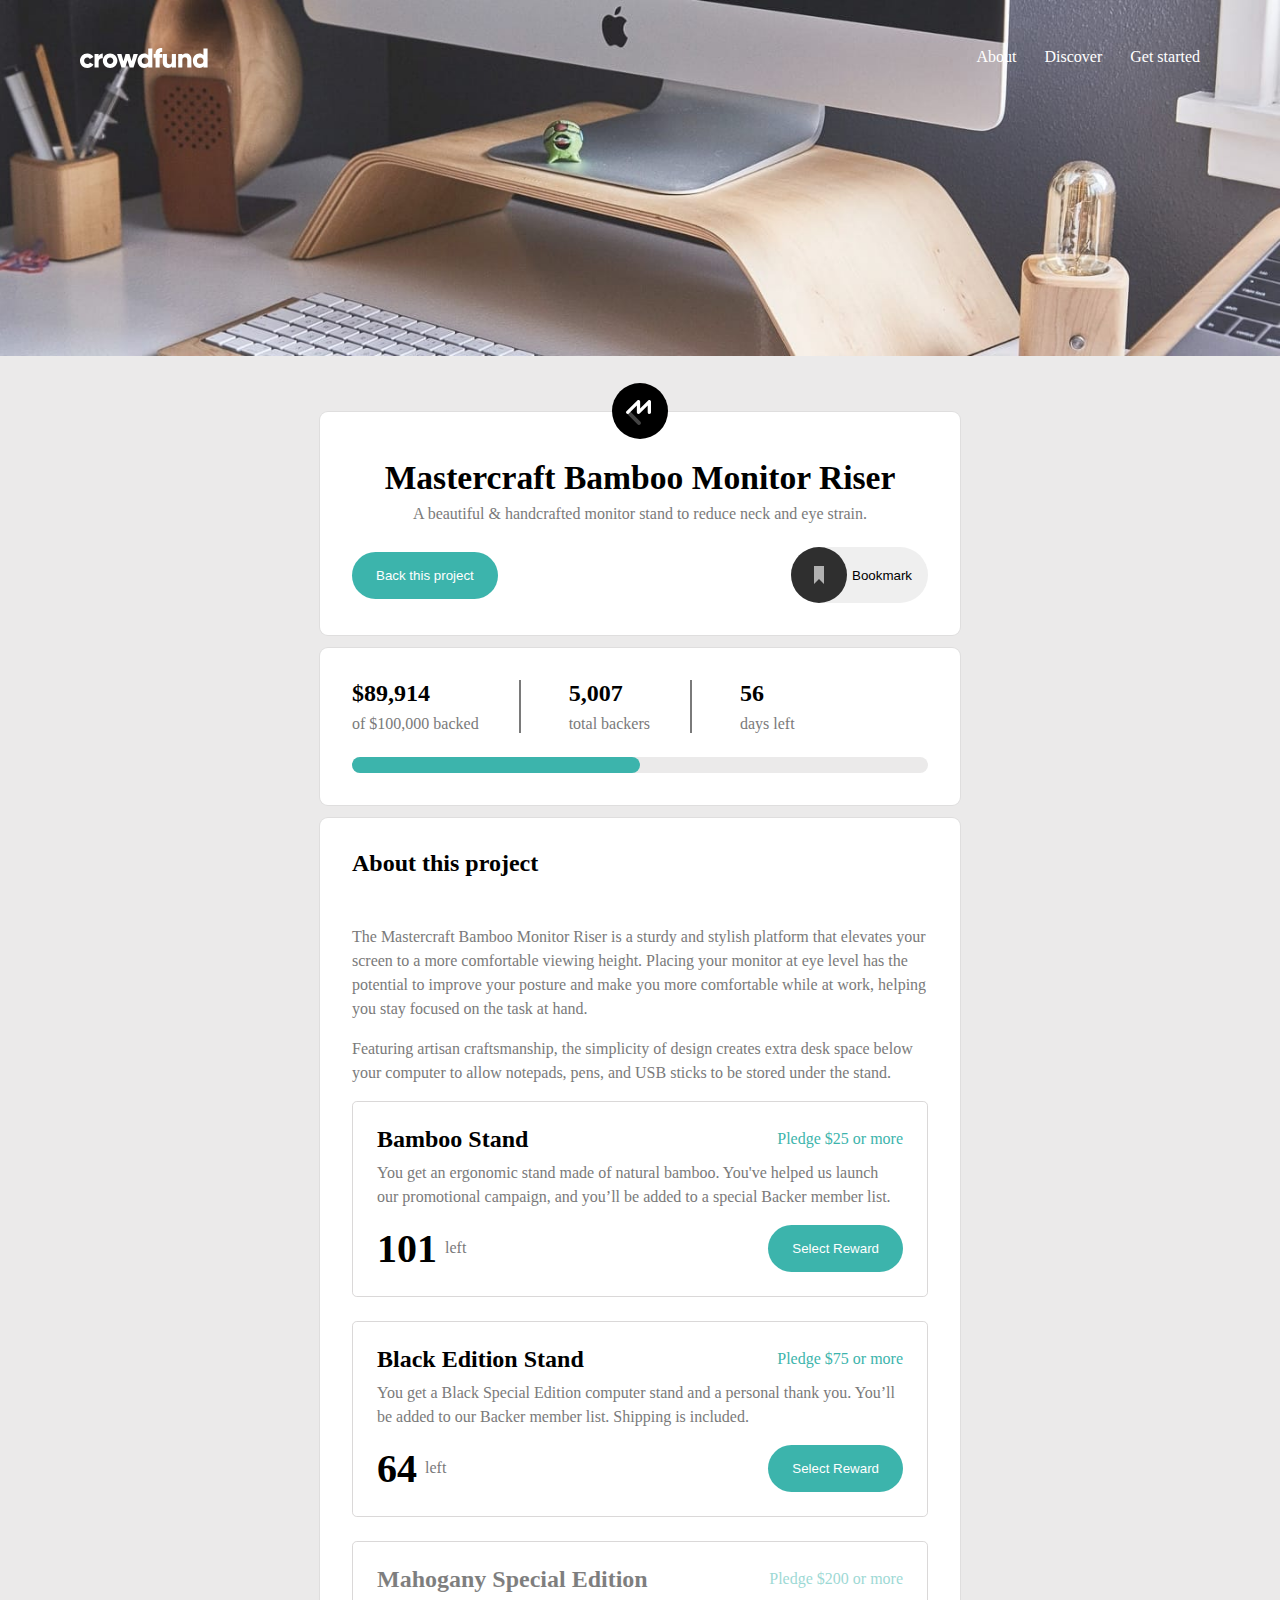
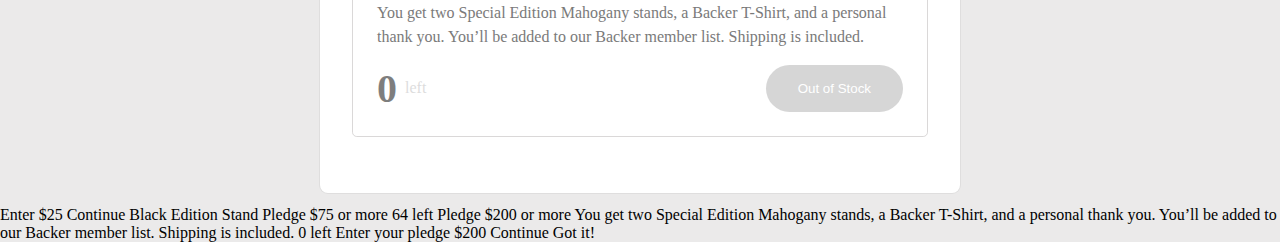
<file: index.html>
<!DOCTYPE html>
<html lang="en">
  <head>
    <meta charset="UTF-8" />
    <meta name="viewport" content="width=device-width, initial-scale=1.0" />
    <!-- displays site properly based on user's device -->

    <link
      rel="icon"
      type="image/png"
      sizes="32x32"
      href="./images/favicon-32x32.png"
    />
    <link rel="stylesheet" href="./index.css" />

    <title>Frontend Mentor | Crowdfunding product page</title>

    <!-- Feel free to remove these styles or customise in your own stylesheet 👍 -->
    <style>
      .attribution {
        font-size: 11px;
        text-align: center;
      }
      .attribution a {
        color: hsl(228, 45%, 44%);
      }
    </style>
  </head>
  <body>
    <header class="header">
      <div>
        <img src="./images/logo.svg" alt="" />
      </div>
      <nav>
        <ul>
          <li><a href="#">About</a></li>
          <li><a href="#">Discover</a></li>
          <li><a href="#">Get started</a></li>
        </ul>
      </nav>
      <div class="icon-menu" >

      <img class="alt" src="./images/icon-hamburger.svg" alt="">
    </div>
    </header>
    <section class="intro">
      <div class="master-logo">
        <img src="./images/logo-mastercraft.svg" alt="" />
        <h1>Mastercraft Bamboo Monitor Riser</h1>
        <p>
          A beautiful & handcrafted monitor stand to reduce neck and eye strain.
        </p>
      </div>

      <div class="intro-button">
        <button class="back-button">Back this project</button>
        <button class="bookmark-button">
          <img src="./images/icon-bookmark.svg" alt="" /> Bookmark
        </button>
        <div class="bookmark-mobile">
          <img src="./images/icon-bookmark.svg" alt="" />
        </div>
      </div>
    </section>
    <section class="analysis">
      <div class="analysis-wrapper">
        <div class="analysis-content">
          <h1>$89,914</h1>
          <p>of $100,000 backed</p>
        </div>
        <div class="analysis-content">
          <h1>5,007</h1>
          <p>total backers</p>
        </div>
        <div class="analysis-content">
          <h1>56</h1>
          <p>days left</p>
        </div>
      </div>
      <div class="progress-bar"><div class="bar"></div></div>
    </section>
    <section class="about">
      <h2 class="about-title">About this project</h2>
      <p class="about-desc">
        The Mastercraft Bamboo Monitor Riser is a sturdy and stylish platform
        that elevates your screen to a more comfortable viewing height. Placing
        your monitor at eye level has the potential to improve your posture and
        make you more comfortable while at work, helping you stay focused on the
        task at hand.
      </p>
      <p class="about-desc">
        Featuring artisan craftsmanship, the simplicity of design creates extra
        desk space below your computer to allow notepads, pens, and USB sticks
        to be stored under the stand.
      </p>
      <div class="about-wrapper">
        <div class="about-content-header">
          <h2>Bamboo Stand</h2>
          <p>Pledge $25 or more</p>
        </div>
        <p class="about-desc">
          You get an ergonomic stand made of natural bamboo. You've helped us
          launch our promotional campaign, and you’ll be added to a special
          Backer member list.
        </p>
        <div class="about-content-footer">
          <h1>101 <span>left</span></h1>
          <button class="back-button">Select Reward</button>
        </div>
      </div>

      <div class="about-wrapper">
        <div class="about-content-header">
          <h2>Black Edition Stand</h2>
          <p>Pledge $75 or more</p>
        </div>
        <p class="about-desc">
          You get a Black Special Edition computer stand and a personal thank you. You’ll be
    added to our Backer member list. Shipping is included.
        </p>
        <div class="about-content-footer">
          <h1>64 <span>left</span></h1>
          <button class="back-button">Select Reward</button>
        </div>
      </div>
      
      <div class="about-wrapper">
        <div class="about-content-header edit-desc">
          <h2>Mahogany Special Edition</h2>
          <p>Pledge $200 or more</p>
        </div>
        <p class="about-desc">
          You get two Special Edition Mahogany stands, a Backer T-Shirt, and a personal thank you. You’ll be added
    to our Backer member list. Shipping is included.
        </p>
        <div class="about-content-footer edit" >
          <h1>0 <span>left</span></h1>
          <button class="disabled-btn">Out of Stock</button>
        </div>
      </div>
    </section>


    <!-- Selection modal start -->
     <main class="modal-container">
      <div class="modal-content">
        <img src="./images/icon-close-modal.svg" alt="" class="icon-close-modal">
        <div class="modal-mobile-header">
          <h1>Back this project</h1>
          <img src="./images/icon-close-modal.svg" alt="" class="icon-close-modal-mobile">
        </div>
        
        <p class="about-desc">Want to support us in bringing Mastercraft Bamboo Monitor
    Riser out in the world?</p>
    <div class="no-reward">
      
      <div class="no-reward-checkbox">
        <div class="checkbox-outer">
          <div class="checkbox-inner">
            
          </div>
        </div>
        
      </div>
      <div class="no-reward-content">
        <h2>Pledge with no reward</h2>
        <p>Choose to support us without a reward if you simply believe in our project. As a backer, you will be signed
    up to receive product updates via email.</p>
      </div>    
    </div>
    <div class="reward-wrapper">
    <div class="reward">
      
      <div class="reward-main">

        <div class="no-reward-checkbox">
        <div class="checkbox-outer">
          <div class="checkbox-inner">

          </div>
        </div>
      </div>
    </div>
      <div class="reward-header">
        <h2>Bamboo Stand <span class="green">Pledge $25 or more</span></h2>
        <h2 class="right">101 <span class="grey">left</span></h2>
        <!-- <p>Pledge $25 or more </p> -->
        <!-- <h2>101 <span>left</span></h2> -->
      
   
      <!-- <div class="reward-header-title"> -->
        <p>You get an ergonomic stand made of natural bamboo. You've helped us launch our
          promotional campaign, and you’ll be added to a special Backer member list.
          101 left</p>
       <!-- </div> -->
      </div> 
    </div>
    <div class="cont">
    <div class="pledge-form">
      <p>Enter your pledge</p>
      <div class="pledge-input">
        <input type="text" placeholder="$25">
        <button class="back-button">Continue</button>
      </div>
    </div>
  </div>
  </div>
    <div class="reward-wrapper">
    <div class="reward">
      
      <div class="reward-main">

        <div class="no-reward-checkbox">
        <div class="checkbox-outer">
          <div class="checkbox-inner">

          </div>
        </div>
      </div>
    </div>
      <div class="reward-header">
        <h2>Black edition Stand <span class="green">Pledge $75 or more</span></h2>
        <h2 class="right">64 <span class="grey">left</span></h2>
        <!-- <p>Pledge $25 or more </p> -->
        <!-- <h2>101 <span>left</span></h2> -->
      
   
      <!-- <div class="reward-header-title"> -->
        <p>You get a Black Special Edition computer stand and a personal thank you. You’ll be added to our Backer
          member list. Shipping is included.</p>
       <!-- </div> -->
      </div> 
    </div>
    <div class="cont">
    <div class="pledge-form">
      <p>Enter your pledge</p>
      <div class="pledge-input">
        <input type="text" placeholder="$25">
        <button class="back-button">Continue</button>
      </div>
    </div>
  </div>
  </div>
    <div class="reward-wrapper">
    <div class="reward edit">
      
      <div class="reward-main">

        <div class="no-reward-checkbox">
        <div class="checkbox-outer">
          <div class="checkbox-inner">

          </div>
        </div>
      </div>
    </div>
      <div class="reward-header">
        <h2>Mahogany Special Edition <span class="green">Pledge $200 or more</span></h2>
        <h2 class="right">0 <span class="grey">left</span></h2>
        <!-- <p>Pledge $25 or more </p> -->
        <!-- <h2>101 <span>left</span></h2> -->
      
   
      <!-- <div class="reward-header-title"> -->
        <p>You get an ergonomic stand made of natural bamboo. You've helped us launch our
          promotional campaign, and you’ll be added to a special Backer member list.
          101 left</p>
       <!-- </div> -->
      </div> 
    </div>
    <div class="cont">
    <div class="pledge-form">
      <p>Enter your pledge</p>
      <div class="pledge-input">
        <input type="text" placeholder="$25">
        <button class="back-button">Continue</button>
      </div>
    </div>
  </div>
  </div>
      
      
      
        
     
      
    
      
         
      </div>
     
      </div>
    
    
      </div>
     </main>
     <main class="modal-success-container">
      <div class="modal-success-wrapper">

      
      <div class="modal-success-content">
        <img src="./images/icon-check.svg" alt="">
        <h2>Thanks for your support!</h2>
        <p class="about-desc">Your pledge brings us one step closer to sharing
          Mastercraft Bamboo Monitor Riser worldwide. You will get an email once our
          campaign is completed.</p>
          <buttom class="back-button">Got it!</buttom>
      </div>
    </div>
     </main>

        
    

    <!-- Selected pledge start -->
    Enter  $25 Continue
    <!-- Selected pledge end -->

    Black Edition Stand Pledge $75 or more  64 left

    <!-- Selected pledge start -->
  
    <!-- Selected pledge end -->

     Pledge $200 or more You get two Special Edition
    Mahogany stands, a Backer T-Shirt, and a personal thank you. You’ll be added
    to our Backer member list. Shipping is included. 0 left

    <!-- Selected pledge  start -->
    Enter your pledge $200 Continue
    <!-- Selected pledge end -->

    <!-- Selection modal end -->

    <!-- Success modal start -->

      Got it!

    <!-- Success modal end -->
     <script src="./app.js"></script>
  </body>
</html>
</file>
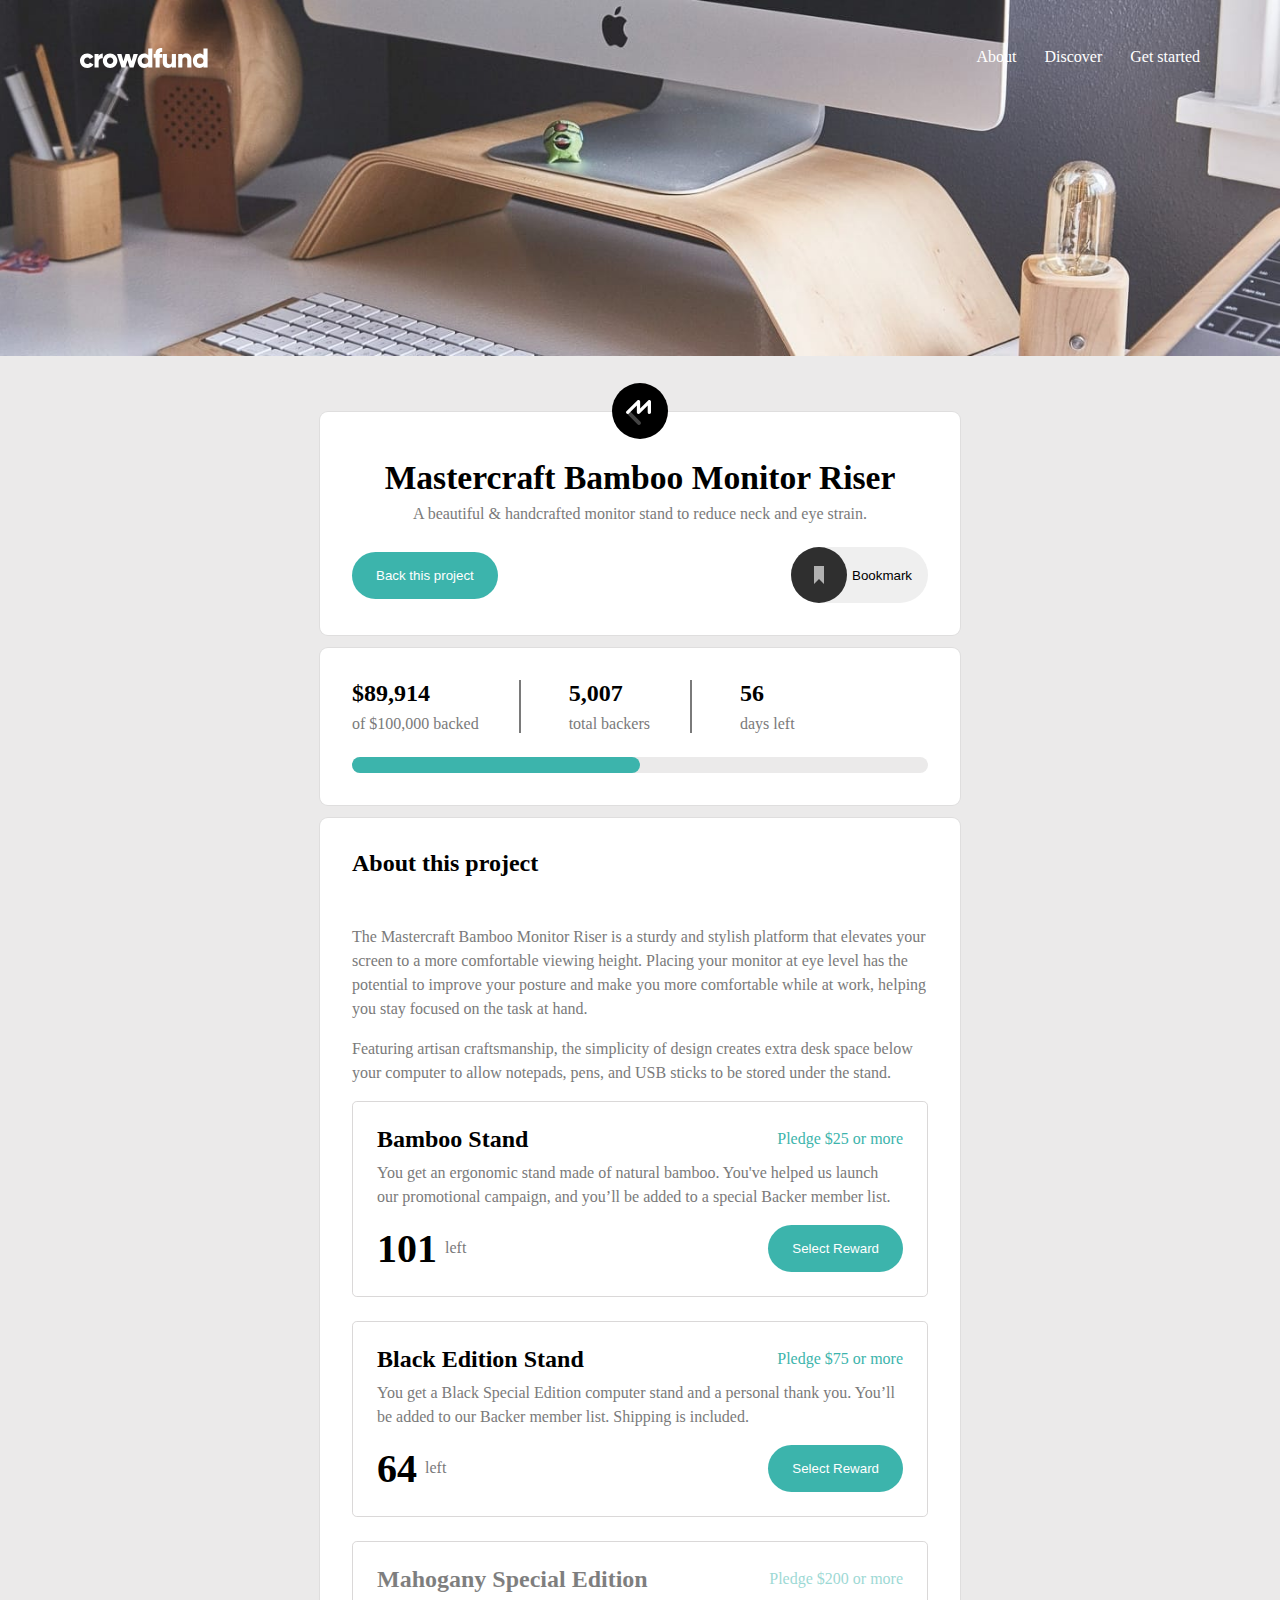
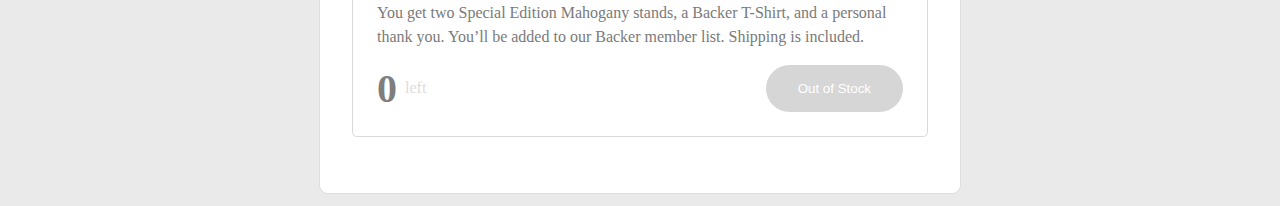
<file: second.html>
<!DOCTYPE html>
<html lang="en">
  <head>
    <meta charset="UTF-8" />
    <meta name="viewport" content="width=device-width, initial-scale=1.0" />
    <!-- displays site properly based on user's device -->

    <link
      rel="icon"
      type="image/png"
      sizes="32x32"
      href="./images/favicon-32x32.png"
    />
    <link rel="stylesheet" href="./index.css" />

    <title>Frontend Mentor | Crowdfunding product page</title>

    <!-- Feel free to remove these styles or customise in your own stylesheet 👍 -->
    <style>
      .attribution {
        font-size: 11px;
        text-align: center;
      }
      .attribution a {
        color: hsl(228, 45%, 44%);
      }
    </style>
  </head>
  <body>
    <header class="header">
      <div>
        <img src="./images/logo.svg" alt="" />
      </div>
      <nav>
        <ul>
          <li><a href="#">About</a></li>
          <li><a href="#">Discover</a></li>
          <li><a href="#">Get started</a></li>
        </ul>
      </nav>
    </header>
    <section class="intro">
      <div class="master-logo">
        <img src="./images/logo-mastercraft.svg" alt="" />
        <h1>Mastercraft Bamboo Monitor Riser</h1>
        <p>
          A beautiful & handcrafted monitor stand to reduce neck and eye strain.
        </p>
      </div>

      <div class="intro-button">
        <button class="back-button">Back this project</button>
        <button class="bookmark-button">
          <img src="./images/icon-bookmark.svg" alt="" /> Bookmark
        </button>
      </div>
    </section>
    <section class="analysis">
      <div class="analysis-wrapper">
        <div class="analysis-content">
          <h1>$89,914</h1>
          <p>of $100,000 backed</p>
        </div>
        <div class="analysis-content">
          <h1>5,007</h1>
          <p>total backers</p>
        </div>
        <div class="analysis-content">
          <h1>56</h1>
          <p>days left</p>
        </div>
      </div>
      <div class="progress-bar"><div class="bar"></div></div>
    </section>
    <section class="about">
      <h2 class="about-title">About this project</h2>
      <p class="about-desc">
        The Mastercraft Bamboo Monitor Riser is a sturdy and stylish platform
        that elevates your screen to a more comfortable viewing height. Placing
        your monitor at eye level has the potential to improve your posture and
        make you more comfortable while at work, helping you stay focused on the
        task at hand.
      </p>
      <p class="about-desc">
        Featuring artisan craftsmanship, the simplicity of design creates extra
        desk space below your computer to allow notepads, pens, and USB sticks
        to be stored under the stand.
      </p>
      <div class="about-wrapper">
        <div class="about-content-header">
          <h2>Bamboo Stand</h2>
          <p>Pledge $25 or more</p>
        </div>
        <p class="about-desc">
          You get an ergonomic stand made of natural bamboo. You've helped us
          launch our promotional campaign, and you’ll be added to a special
          Backer member list.
        </p>
        <div class="about-content-footer">
          <h1>101 <span>left</span></h1>
          <button class="back-button">Select Reward</button>
        </div>
      </div>

      <div class="about-wrapper">
        <div class="about-content-header">
          <h2>Black Edition Stand</h2>
          <p>Pledge $75 or more</p>
        </div>
        <p class="about-desc">
          You get a Black Special Edition computer stand and a personal thank you. You’ll be
    added to our Backer member list. Shipping is included.
        </p>
        <div class="about-content-footer">
          <h1>64 <span>left</span></h1>
          <button class="back-button">Select Reward</button>
        </div>
      </div>
      
      <div class="about-wrapper">
        <div class="about-content-header edit-desc">
          <h2>Mahogany Special Edition</h2>
          <p>Pledge $200 or more</p>
        </div>
        <p class="about-desc">
          You get two Special Edition Mahogany stands, a Backer T-Shirt, and a personal thank you. You’ll be added
    to our Backer member list. Shipping is included.
        </p>
        <div class="about-content-footer edit" >
          <h1>0 <span>left</span></h1>
          <button class="disabled-btn">Out of Stock</button>
        </div>
      </div>
    </section>


    <!-- Selection modal start -->
     <main class="modal-container">
      <div class="modal-content">
        <img src="./images/icon-close-modal.svg" alt="" class="icon-close-modal">
        <h1>Back this project</h1>
        <p class="about-desc">Want to support us in bringing Mastercraft Bamboo Monitor
    Riser out in the world?</p>
    <div class="no-reward">
      
      <div class="no-reward-checkbox">
        <div class="checkbox-outer">
          <div class="checkbox-inner">
            
          </div>
        </div>
        
      
      <div class="no-reward-content">
        <h2>Pledge with no reward</h2>
        <p>Choose to support us without a reward if you simply believe in our project. As a backer, you will be signed
    up to receive product updates via email.</p>
      </div>    
    </div>
    </div>
    <div class="reward">
        <div class="reward-wrapper">
        <div class="reward-header">
            <div class="reward-header-title">
                <div class="no-reward-checkbox">
                    <div class="checkbox-outer">
                      <div class="checkbox-inner">
                        
                      </div>
                    </div>
                    <h2>Bamboo stand</h2>
                    <p>Pledge</p>
            </div>
            <h2 class="items-left">101 <span>left</span></h2>
        </div>
        <div class="reward-main">

        </div>
        </div>
        <div class="pledge-form">
            <p>Enter pledge</p>
            <div class="pledge-input">
                
            </div>
        </div>
   </div> 
</div>
</file>
<file: index.css>
*{
    margin: 0;
    padding: 0;
    box-sizing: border-box;
}
:root{
    --moderate_cyan: hsl(176, 50%, 47%);
    --dark_cyan: hsl(176, 72%, 28%);
    --black: hsl(0, 0%, 0%);
    --dark_gray: hsl(0, 0%, 48%);
    --white: hsl(0, 0%, 100%);
}
p{
    font-size: 1rem;
}
body{
    background-color: hsl(0, 2%, 92%);
    position: relative;
}
header{
    width: 100%;
    height: 60vh;
    background-image: url("./images/image-hero-desktop.jpg");
    background-repeat: no-repeat;
    background-size: 100%;
    padding: 3rem 5rem 0 5rem;
    display: flex;
    justify-content: space-between;
}
.header nav ul li{
    list-style: none;
    display: inline;
    margin-left: 1.5rem;
}

.header nav ul li a{
    text-decoration: none;
    color: var(--white);
}
.intro{
    background-color: var(--white);
    width: 50%;
    margin: -10% auto 0 auto ;
    padding: 0 2rem 2rem 2rem;
    border-radius: 0.5rem;
    box-shadow: rgba(0, 0, 0, 0.05) 0px 0px 0px 1px;
}
.master-logo{
    text-align: center;
}
.master-logo img{
    margin-top: -5%;
}
.master-logo h1{
    font-size: 2.1rem;
    margin-top: 1rem;
    color: var(--black);
}
.master-logo p{
    color: var(--dark_gray);
    padding: 0.5rem 0;
}
.intro-button{
    margin-top: 1rem;
    display: flex;
    justify-content: space-between;
    align-items: center;
}
.back-button{
    padding: 1rem 1.5rem;
    background-color: var(--moderate_cyan);
    outline: none;
    border: none;
    cursor: pointer;
    color: var(--white);
    border-radius: 1.5rem;
}
.back-button:hover{
    background-color: var(--dark_cyan);
}
.bookmark-button{
    display: flex;
    align-items: center;
    gap: 0.3rem;
    padding: 0 1rem 0 0; 
    border-radius: 2rem;
    outline: none;
    border: none;
    cursor: pointer;
}
.analysis{
    width: 50%;
    background-color: var(--white);
    margin: 1% auto;
    padding: 2rem;
    border-radius: 0.5rem;
    box-shadow: rgba(0, 0, 0, 0.05) 0px 0px 0px 1px;
}
.analysis-wrapper{
    display: flex;
    gap: 3rem;
}
.analysis-content{
    border-right: 2px solid var(--dark_gray);
    padding-right: 2.5rem;
}
.analysis-content:last-child{
    border: none;
}
.analysis-content h1{
    font-size: 1.5rem;
    font-weight: 700;
    margin-bottom: 0.5rem;

}
.analysis-content p{
    color: var(--dark_gray);
}
.progress-bar{
    width: 100%;
    height: 1rem;
    background-color: hsl(0, 2%, 92%);
    margin-top: 1.5rem;
    border-radius: 1rem;
}
.bar{
    width: 50%;
    height: 1rem;
    background-color: var(--moderate_cyan);
    border-radius: 1rem;
}
.about{
    width: 50%;
    background-color: var(--white);
    margin: 1% auto;
    padding: 2rem;
    border-radius: 0.5rem;
    box-shadow: rgba(0, 0, 0, 0.05) 0px 0px 0px 1px;
}
.about-title{
    margin-bottom: 3rem;
}
.about-desc{
    margin-bottom: 1rem;
    color: var(--dark_gray);
    line-height: 1.5rem;
}
.about-wrapper{
    border: 1px solid hsl(0, 2%, 85%);
    padding: 1.5rem;
    border-radius: 0.3rem;
    margin-bottom: 1.5rem;
}
.about-content-header{
    display: flex;
    justify-content: space-between;
    align-items: center;
    margin-bottom: 0.5rem;
}
.about-content-header p{
    color: var(--moderate_cyan);
}
.about-content-footer{
    display: flex;
    justify-content: space-between;
    align-items: center;
    
}
.about-content-footer h1{
    font-size: 2.5rem;
    display: flex;
    align-items: center;
    gap: 0.5rem;
}
.about-content-footer h1 span{
    font-size: 1rem;
    font-weight: 300;
    color: var(--dark_gray);
}
.disabled-btn{
    padding: 1rem 2rem;
    background-color: hsl(0, 0%, 84%);
    outline: none;
    border: none;
    color: var(--white);
    border-radius: 1.5rem;
}
.edit h2{
    color: var(--dark_gray);
}
.edit p{
    opacity: 0.5;
}
.edit-desc, .edit h1, .edit h1 span{
    opacity: 0.5;
}
.modal-container{
    width: 100%;
    height: 100vh;
    background-color: hsla(0, 0%, 0%, 0.5);
    position: absolute;
    top: 0;
    left: 0;
    display: none;
}
.modal-content{
    background-color: var(--white);
    width: 50%;
    margin: 15% auto;
    padding: 1.5rem;
    border-radius: 0.3rem;
    box-shadow: rgba(0, 0, 0, 0.12) 0px 1px 3px, rgba(0, 0, 0, 0.24) 0px 1px 3px
}
.icon-close-modal{
    float: right;
}
.modal-title{
    margin: 0.5rem 0;
    font-size: 1.5rem;
}
.no-reward{
    border: 1px solid hsl(0, 2%, 85%);
    padding: 1rem;
    border-radius: 0.3rem;
    display: flex;
    gap: 3rem;
    cursor: pointer;
}
.checkbox-outer{
    width: 30px;
    height: 30px;
    border-radius: 50%;
    border: 1px solid var(--dark_gray);
    padding: 0.3rem;
    display: flex;
    justify-content: center;
    align-items: center;
}
.checkbox-inner{
    width: 20px;
    height: 20px;
    background-color: var(--moderate_cyan);
    border-radius: 50%;
    display: none;
}
.no-reward-content h2{
    margin-bottom: 0.5rem;
    font-size: 1.2rem;
}
.reward{
    

    border-radius: 0.3rem;
    margin: 0.3rem 0;
    display: flex;
    justify-content: space-between;
    gap: 3rem;
}
.reward.active{
    border: 2px solid var(--moderate_cyan);
}
.reward-wrapper{
    border: 1px solid hsl(0, 2%, 85%);
    padding: 1rem;
    margin-top: 1rem;
}
.reward main{
    display: flex;
    padding: 1.5rem;
}
.reward-header{
    /* display: flex; */
    justify-content: space-between;
    align-items: center;
    margin-bottom: 0.5rem;
    font-size: 1.2rem;
}
.reward-header-title{
    display: flex;
    align-items: center;
    gap: 1rem;
}
.reward-header h2{
    margin-bottom: 0.5rem;
    font-size: 1.2rem;
    display: inline;
    padding-bottom: 1rem;
    

}
.reward p{
    margin-top: 1rem;
}

.items-left{
    display: flex;
    align-items: center;
    gap: 0.4rem;
}
.green{
    color: var(--moderate_cyan);
    padding-left: 0.7rem;
}
.right{
    float: right;
}
.grey{
    color: var(--dark_gray);

}
.pledge-form{
    border-top: 2px solid hsl(0, 2%, 92%);
    padding: 1rem;
    display: flex;
    justify-content: space-between;
    align-items: center;
    margin-top: 2rem;
}
.pledge-form p{
    color: var(--dark_gray);
    width: 50%;
}
.pledge-input{
    display: flex;
    gap: 1rem;
    margin-left: 5rem;
    padding-left: 5rem;
    justify-content: end;
}
.pledge-input input{
    padding: 1rem;
    border-radius: 2rem;
    border: 1px solid var(--dark_cyan);
    outline: none;
    font-size: 1rem;
    font-weight: 700;
    width: 45%;
}
.cont{
    display: none;
}
.modal-success-container{
    width: 100%;
    height: 100vh;
    background-color: hsla(0, 0%, 0%, 0.5);
    position: absolute;
    top: 0;
    left: 0;
    display: none;
}
.modal-success-wrapper{
    display: flex;
    justify-content: center;
    align-items: center;
    margin: 20% 0;
}
.modal-success-content{
    background-color: var(--white);
    width: 30%;
    text-align: center;
    padding: 1.5rem;
    border-radius: 0.3rem;
}
.modal-success-content h2{
    margin-top: 1.5rem;
    font-size: 1.2rem;
}
.modal-success-content p{
    margin-top: 1rem;
}
.icon-menu, .bookmark-mobile, .icon-close-modal-mobile{
    display: none;
}
@media(max-width: 600px){
    .header{
        width: 100%;
        height: 100vh;
        background-image: url("./images/image-hero-mobile.jpg");
        padding: 2rem 1rem 0 1rem;
        
    }
    .icon-menu{
        display: block;
    }
    .header nav{
        display: none;
        position: absolute;
        top: 5;
        left: 0;
        /* background-color: hsla(0, 0%, 0%, 0.4); */
        width: 100%;
        height: 100%;
        margin-top: 2rem;
        transform: translateY(0);
        transition: all 4s ease-in;
    }
    .header nav ul{
        width: 70%;
        background-color: var(--white);
        margin: 3% auto;
        /* padding: 1rem 1.5rem; */
        border-radius: 0.3rem;
        box-shadow: rgba(0, 0, 0, 0.5) 0px 60px 40px -7px;
       

    }
    .header nav ul li{
        display: block;
        margin: 1rem 0;
        border-bottom: 1px solid hsla(0, 0%, 0%, 0.3);
        padding: 1rem 0.5rem;
    }
    .header nav ul li:last-child{
        border-bottom: 0;
    }
    .header nav ul li a{
        color: var(--black);
    }
    .intro{
        margin: -30% auto 0 auto;
        padding: 0 1.5rem 1.5rem 1.5rem;
        width: 90%;
    }
    .master-logo img{
        margin-top: -10%;
    }
    .master-logo h1{
        font-size: 1.5rem;
    }
    .bookmark-button{
        display: none;
    }
    .bookmark-mobile{
        display: block;
    }
    .analysis{
        width: 90%;
        margin: 2% auto;
    }
    .analysis-wrapper{
        flex-direction: column;
        text-align: center;
    }
    .analysis-content{
        border-right: none;
        border-bottom: 2px solid hsl(0, 2%, 92%);
        padding-bottom: 2rem;
        padding-right: 0;
        width: 50%;
        margin: auto;
    }
    .about{
        width: 90%;
    }
    .about-wrapper{
        text-align: left;
    }
    .about-content-header{
        flex-direction: column;
        justify-content: flex-start;
    }
    .about-content-header h2,p{
        margin-bottom: 0.5rem;
    }
    .about-content-footer h1{
        margin-bottom: 0.5rem;
    }
    .modal-content{
        width: 90%;
        margin-top: 35%;
    }
    .icon-close-modal{
        display: none;
    }
    .icon-close-modal-mobile{
        display: block;
    }
    .modal-mobile-header{
        display: flex;
        justify-content: center;
        align-items: center;
    }
    .no-reward{
        gap: 1rem;
    }
    .no-reward-content h2{
        font-size: 1rem;
    }
    .no-reward-content p{
        margin-left: -20%;
        margin-top: 1.5rem;
    }
    .reward-header p{
        margin-left: -40%;
        margin-top: 1.5rem;
    }
    .reward-header h2{
        margin-left: -30px;
    }
    .green{
        display: block;
        margin-left: -40px;
        padding-top: 5px;
    }
    .items-left{
        display: none;
    }
    .reward-header{
        flex-direction: column;
        align-items: flex-start;
    }
    .reward-header-title{
        flex-direction: column;
        align-items: flex-start;
        gap: 0;
    }
    .reward-header-title h2{
        margin-left: 1rem;
        margin-top: -5%;
        font-size: 1rem;
    }
    .reward-header-title p{
        display: block;
    }
    .reward-main{
        margin-left: 0;
    }
}
</file>
